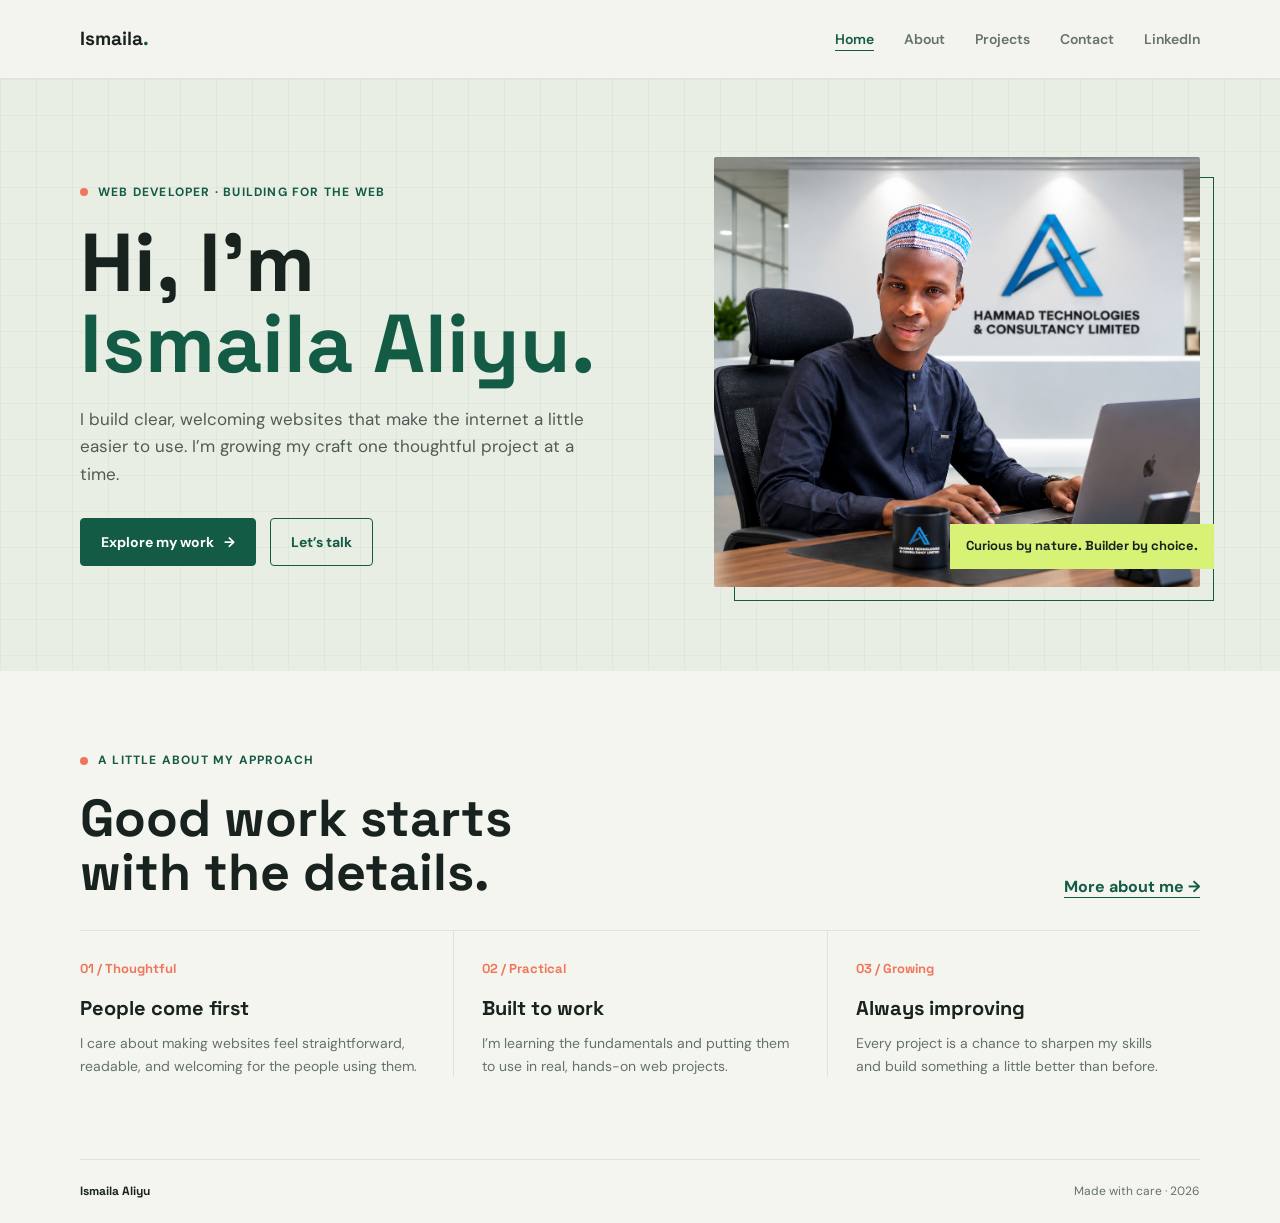
<file: index.html>
<!DOCTYPE html>
<html lang="en">
<head>
    <meta charset="UTF-8">
    <meta name="viewport" content="width=device-width, initial-scale=1.0">
    <meta name="description" content="Meet Ismaila Aliyu, a web developer building thoughtful and useful websites.">
    <title>Ismaila Aliyu | Web Developer</title>
    <link rel="preconnect" href="https://fonts.googleapis.com">
    <link rel="preconnect" href="https://fonts.gstatic.com" crossorigin>
    <link rel="stylesheet" href="indext.css">
</head>
<body>
    <header class="site-header">
        <nav class="nav-wrap" aria-label="Main navigation">
            <a class="wordmark" href="index.html">Ismaila<span>.</span></a>
            <ul class="nav-links">
                <li><a href="index.html" aria-current="page">Home</a></li>
                <li><a href="about.html">About</a></li>
                <li><a href="project.html">Projects</a></li>
                <li><a href="contact.html">Contact</a></li>
                <li><a href="https://www.linkedin.com/in/ismaila-aliyu-8aa35623a" target="_blank" rel="noreferrer">LinkedIn</a></li>
            </ul>
        </nav>
    </header>
    <main>
        <section class="home-hero">
            <div class="page-wrap hero-grid">
                <div class="hero-copy">
                    <p class="eyebrow">Web developer · Building for the web</p>
                    <h1>Hi, I’m<br><span>Ismaila Aliyu.</span></h1>
                    <p>I build clear, welcoming websites that make the internet a little easier to use. I’m growing my craft one thoughtful project at a time.</p>
                    <div class="button-row">
                        <a class="button" href="project.html">Explore my work <span aria-hidden="true">→</span></a>
                        <a class="button button-secondary" href="contact.html">Let’s talk</a>
                    </div>
                </div>
                <figure class="hero-photo">
                    <img src="ChatGPT%20Image%20Sep%2015,%202026,%2011_17_18%20PM.png" alt="Ismaila Aliyu at his desk">
                    <figcaption class="photo-caption">Curious by nature. Builder by choice.</figcaption>
                </figure>
            </div>
        </section>
        <section class="page-wrap home-intro" aria-labelledby="focus-heading">
            <div class="section-heading">
                <div>
                    <p class="eyebrow">A little about my approach</p>
                    <h2 id="focus-heading">Good work starts<br>with the details.</h2>
                </div>
                <a class="text-link" href="about.html">More about me →</a>
            </div>
            <div class="feature-grid">
                <article class="feature">
                    <span class="feature-index">01 / Thoughtful</span>
                    <h3>People come first</h3>
                    <p>I care about making websites feel straightforward, readable, and welcoming for the people using them.</p>
                </article>
                <article class="feature">
                    <span class="feature-index">02 / Practical</span>
                    <h3>Built to work</h3>
                    <p>I’m learning the fundamentals and putting them to use in real, hands-on web projects.</p>
                </article>
                <article class="feature">
                    <span class="feature-index">03 / Growing</span>
                    <h3>Always improving</h3>
                    <p>Every project is a chance to sharpen my skills and build something a little better than before.</p>
                </article>
            </div>
        </section>
    </main>
    <footer class="site-footer">
        <p class="footer-mark">Ismaila Aliyu</p>
        <p>Made with care · 2026</p>
    </footer>
</body>
</html>
</file>
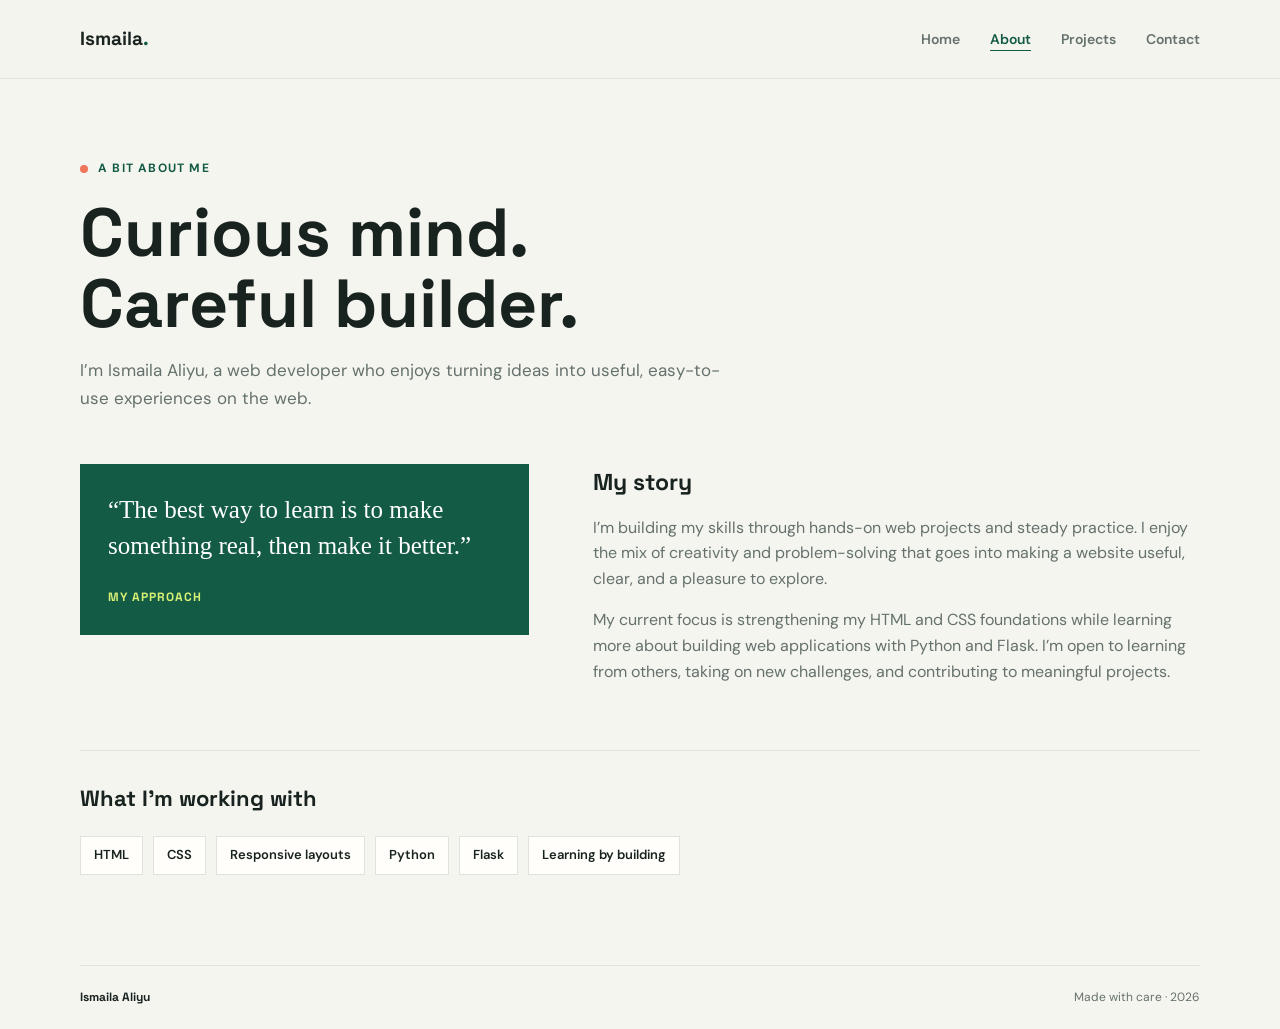
<file: about.html>
<!DOCTYPE html>
<html lang="en">
<head>
    <meta charset="UTF-8">
    <meta name="viewport" content="width=device-width, initial-scale=1.0">
    <meta name="description" content="Learn about Ismaila Aliyu, his approach to web development, and the tools he is learning.">
    <title>About | Ismaila Aliyu</title>
    <link rel="preconnect" href="https://fonts.googleapis.com">
    <link rel="preconnect" href="https://fonts.gstatic.com" crossorigin>
    <link rel="stylesheet" href="indext.css">
</head>
<body>
    <header class="site-header">
        <nav class="nav-wrap" aria-label="Main navigation">
            <a class="wordmark" href="index.html">Ismaila<span>.</span></a>
            <ul class="nav-links">
                <li><a href="index.html">Home</a></li>
                <li><a href="about.html" aria-current="page">About</a></li>
                <li><a href="project.html">Projects</a></li>
                <li><a href="contact.html">Contact</a></li>
            </ul>
        </nav>
    </header>
    <main class="page-main">
        <div class="page-wrap">
            <header class="page-heading">
                <p class="eyebrow">A bit about me</p>
                <h1>Curious mind.<br>Careful builder.</h1>
                <p>I’m Ismaila Aliyu, a web developer who enjoys turning ideas into useful, easy-to-use experiences on the web.</p>
            </header>
            <div class="about-layout">
                <aside class="about-note">
                    <p>“The best way to learn is to make something real, then make it better.”</p>
                    <span>My approach</span>
                </aside>
                <section class="about-copy" aria-labelledby="story-heading">
                    <h2 id="story-heading">My story</h2>
                    <p>I’m building my skills through hands-on web projects and steady practice. I enjoy the mix of creativity and problem-solving that goes into making a website useful, clear, and a pleasure to explore.</p>
                    <p>My current focus is strengthening my HTML and CSS foundations while learning more about building web applications with Python and Flask. I’m open to learning from others, taking on new challenges, and contributing to meaningful projects.</p>
                </section>
            </div>
            <section class="skills-block" aria-labelledby="skills-heading">
                <h2 id="skills-heading">What I’m working with</h2>
                <ul class="skill-list">
                    <li>HTML</li>
                    <li>CSS</li>
                    <li>Responsive layouts</li>
                    <li>Python</li>
                    <li>Flask</li>
                    <li>Learning by building</li>
                </ul>
            </section>
        </div>
    </main>
    <footer class="site-footer">
        <p class="footer-mark">Ismaila Aliyu</p>
        <p>Made with care · 2026</p>
    </footer>
</body>
</html>
</file>
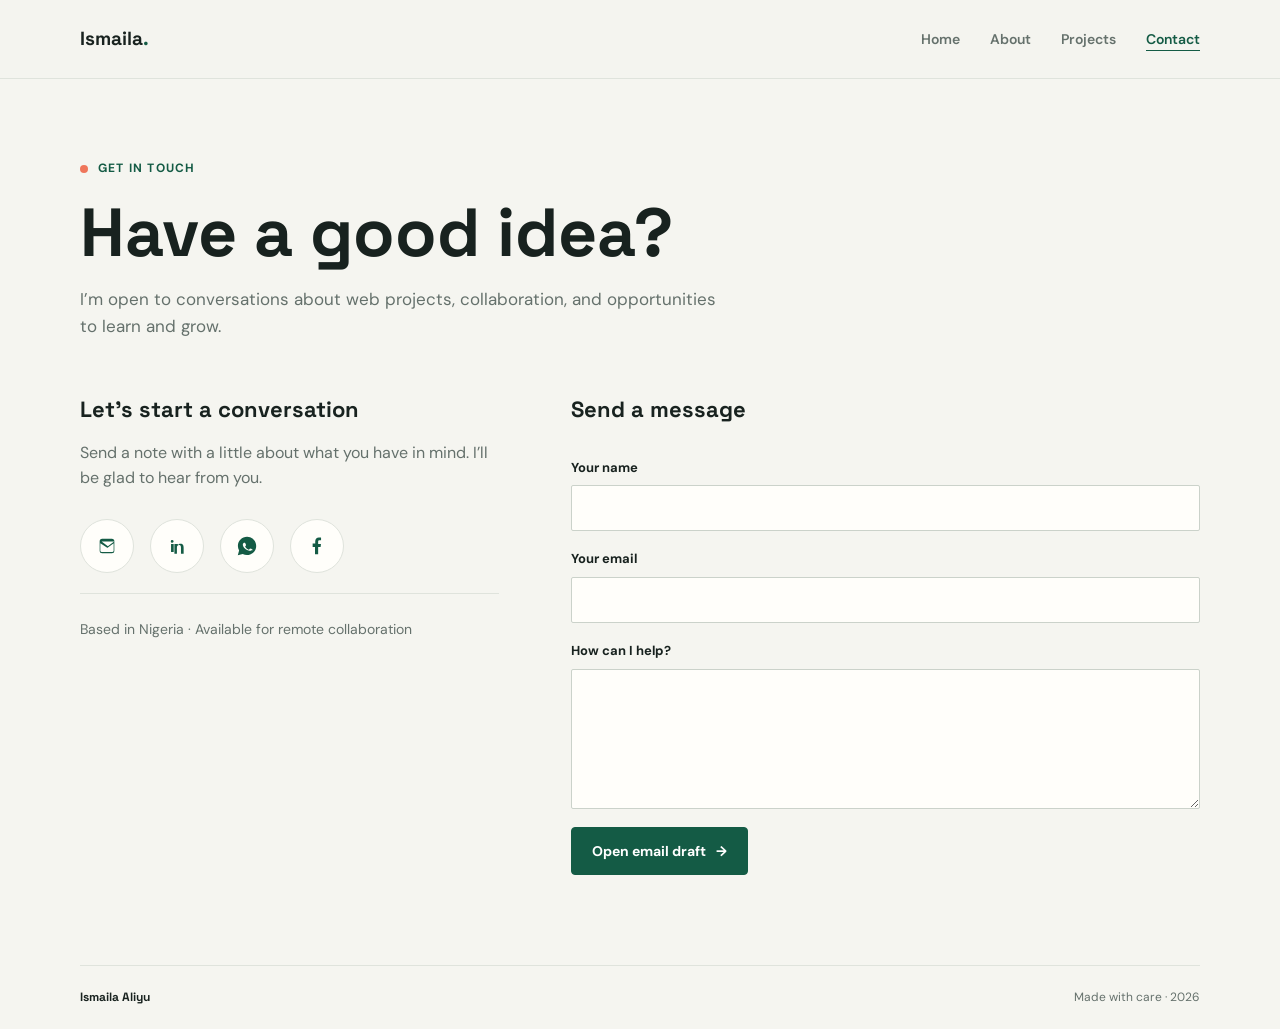
<file: contact.html>
<!DOCTYPE html>
<html lang="en">
<head>
    <meta charset="UTF-8">
    <meta name="viewport" content="width=device-width, initial-scale=1.0">
    <meta name="description" content="Get in touch with Ismaila Aliyu about web development, projects, and opportunities.">
    <title>Contact | Ismaila Aliyu</title>
    <link rel="preconnect" href="https://fonts.googleapis.com">
    <link rel="preconnect" href="https://fonts.gstatic.com" crossorigin>
    <link rel="stylesheet" href="indext.css">
</head>
<body>
    <header class="site-header">
        <nav class="nav-wrap" aria-label="Main navigation">
            <a class="wordmark" href="index.html">Ismaila<span>.</span></a>
            <ul class="nav-links">
                <li><a href="index.html">Home</a></li>
                <li><a href="about.html">About</a></li>
                <li><a href="project.html">Projects</a></li>
                <li><a href="contact.html" aria-current="page">Contact</a></li>
            </ul>
        </nav>
    </header>
    <main class="page-main">
        <div class="page-wrap">
            <header class="page-heading">
                <p class="eyebrow">Get in touch</p>
                <h1>Have a good idea?</h1>
                <p>I’m open to conversations about web projects, collaboration, and opportunities to learn and grow.</p>
            </header>
            <div class="contact-layout">
                <section class="contact-details" aria-labelledby="contact-heading">
                    <h2 id="contact-heading">Let’s start a conversation</h2>
                    <p>Send a note with a little about what you have in mind. I’ll be glad to hear from you.</p>
                    <div class="contact-icons" aria-label="Contact links">
                        <a class="contact-link" href="mailto:ismailaaleeyu@gmail.com" aria-label="Email Ismaila Aliyu" target="_blank" rel="noreferrer">
                            <svg viewBox="0 0 24 24" aria-hidden="true"><path d="M4 6.75A2.75 2.75 0 0 1 6.75 4h10.5A2.75 2.75 0 0 1 20 6.75v10.5A2.75 2.75 0 0 1 17.25 20H6.75A2.75 2.75 0 0 1 4 17.25V6.75Zm2.12.37 6.84 5.18 6.84-5.18H6.12Zm13.13 1.8-6.26 4.74a1 1 0 0 1-1.18 0L4.75 9.05v8.2c0 .69.56 1.25 1.25 1.25h11.99c.69 0 1.25-.56 1.25-1.25v-8.2Z"/></svg>
                        </a>
                        <a class="contact-link" href="https://www.linkedin.com/in/ismaila-aliyu-8aa35623a" aria-label="Visit Ismaila Aliyu on LinkedIn" target="_blank" rel="noreferrer">
                            <svg viewBox="0 0 24 24" aria-hidden="true"><path d="M6.94 8.5A1.56 1.56 0 1 1 6.93 5.4a1.56 1.56 0 0 1 .01 3.1ZM5.5 9.75h2.9v8.75H5.5V9.75Zm4.68 0h2.77v1.2h.04c.39-.73 1.34-1.5 2.76-1.5 2.95 0 3.49 1.94 3.49 4.46v6.59h-2.9v-6.17c0-1.47-.03-3.36-2.05-3.36-2.06 0-2.38 1.6-2.38 3.25v6.28h-2.73V9.75Z"/></svg>
                        </a>
                        <a class="contact-link" href="https://wa.me/2348132335546" aria-label="Chat with Ismaila Aliyu on WhatsApp" target="_blank" rel="noreferrer">
                            <svg viewBox="0 0 24 24" aria-hidden="true"><path d="M12.04 2.02c-5.52 0-9.98 4.47-9.98 9.98 0 1.76.46 3.48 1.33 5l-1.42 5.18 5.34-1.4a9.95 9.95 0 0 0 4.73 1.15c5.52 0 9.98-4.47 9.98-9.98S17.56 2.02 12.04 2.02Zm5.38 13.94c-.22.6-1.29 1.1-1.77 1.17-.46.05-.98.02-2.95-.63-2.49-.82-4.1-3-4.23-3.14-.13-.14-1.04-1.38-1.04-2.62 0-1.24.66-1.85.89-2.1.23-.25.5-.3.67-.3h.48c.16 0 .38.01.58.46.22.51.77 1.76.84 1.9.07.13.12.3.02.48-.1.18-.15.29-.31.46-.15.17-.31.38-.44.51-.15.14-.3.29-.13.56.17.27.76 1.25 1.63 2 .98.87 1.8 1.14 2.07 1.26.27.12.43.1.58-.06.15-.17.63-.73.8-.99.17-.26.34-.22.58-.13.24.09 1.52.71 1.78.84.26.13.43.2.5.31.07.1.07.58-.15 1.18Z"/></svg>
                        </a>
                        <a class="contact-link" href="https://www.facebook.com/profile.php?id=100072812270750" aria-label="Visit Ismaila Aliyu on Facebook" target="_blank" rel="noreferrer">
                            <svg viewBox="0 0 24 24" aria-hidden="true"><path d="M13.25 21v-8h2.67l.4-3.1h-3.07V7.23c0-.9.25-1.51 1.54-1.51h1.64V2.97c-.28-.04-1.25-.12-2.38-.12-2.36 0-3.98 1.44-3.98 4.08v2.28H7.25V13h2.58v8h3.42Z"/></svg>
                        </a>
                    </div>
                    <p class="contact-aside">Based in Nigeria · Available for remote collaboration</p>
                </section>
                <form class="contact-form" action="mailto:ismailaaleeyu@gmail.com" method="post" enctype="text/plain">
                    <h2>Send a message</h2>
                    <label for="name">Your name
                        <input id="name" name="name" type="text" autocomplete="name" required>
                    </label>
                    <label for="email">Your email
                        <input id="email" name="email" type="email" autocomplete="email" required>
                    </label>
                    <label for="message">How can I help?
                        <textarea id="message" name="message" required></textarea>
                    </label>
                    <button class="button" type="submit">Open email draft <span aria-hidden="true">→</span></button>
                </form>
            </div>
        </div>
    </main>
    <footer class="site-footer">
        <p class="footer-mark">Ismaila Aliyu</p>
        <p>Made with care · 2026</p>
    </footer>
</body>
</html>
</file>
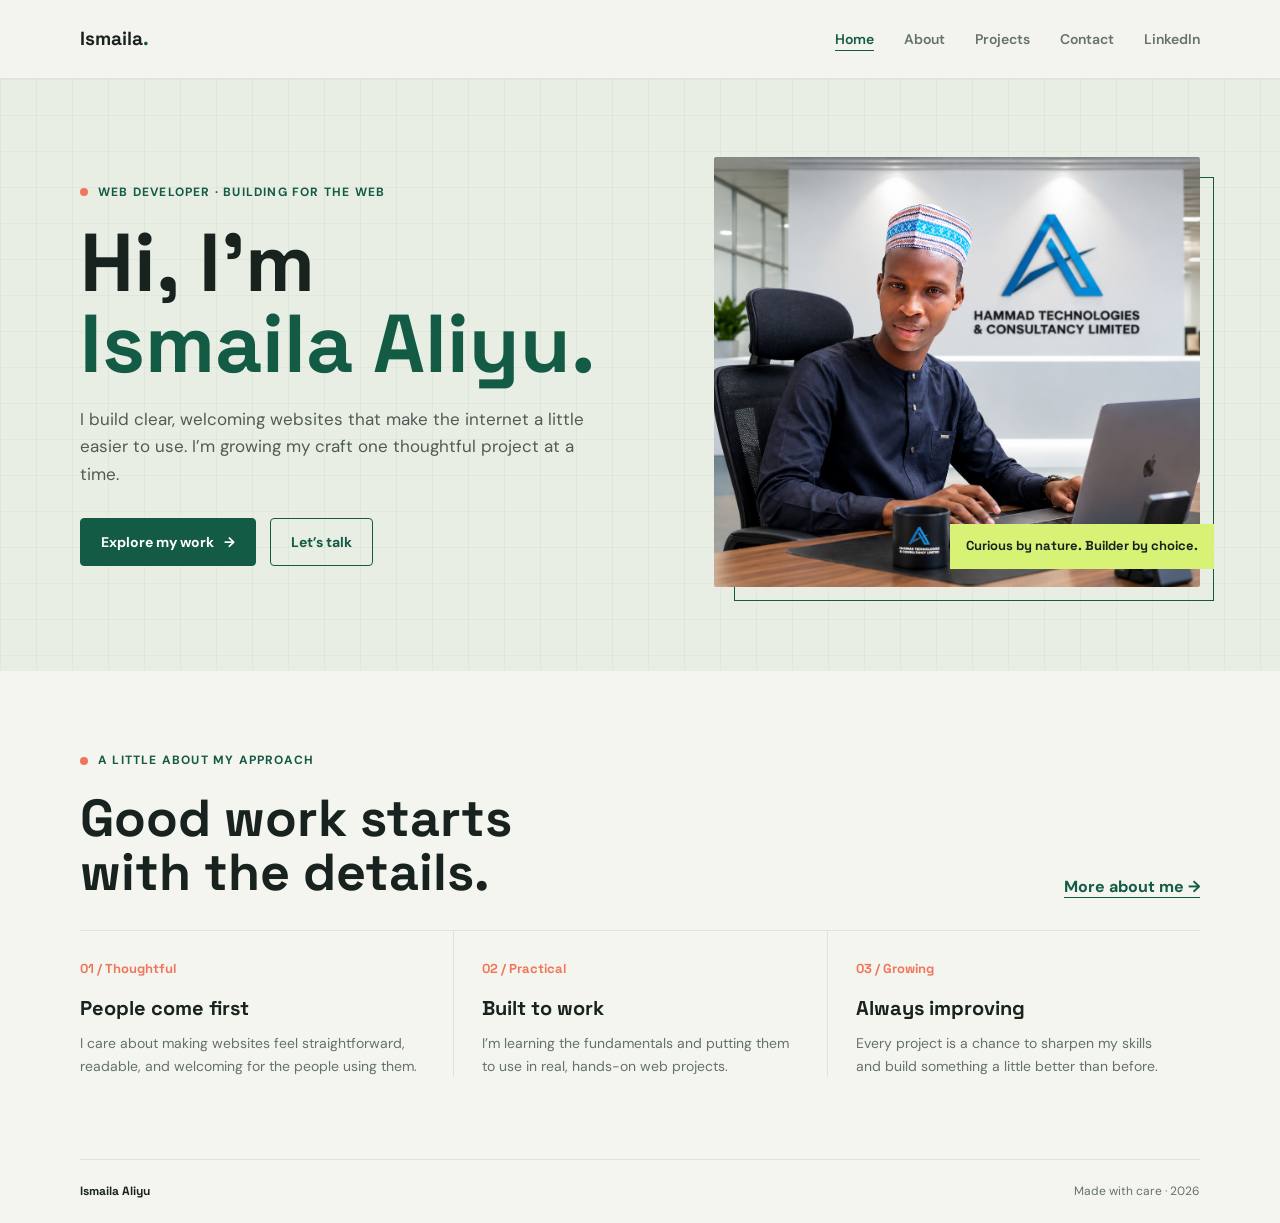
<file: home.html>
<!DOCTYPE html>
<html lang="en">
<head>
    <meta charset="UTF-8">
    <meta http-equiv="refresh" content="0; url=index.html">
    <meta name="viewport" content="width=device-width, initial-scale=1.0">
    <title>Ismaila Aliyu | Web Developer</title>
    <link rel="canonical" href="index.html">
</head>
<body>
    <p>Redirecting to <a href="index.html">Ismaila Aliyu’s portfolio</a>…</p>
</body>
</html>
</file>
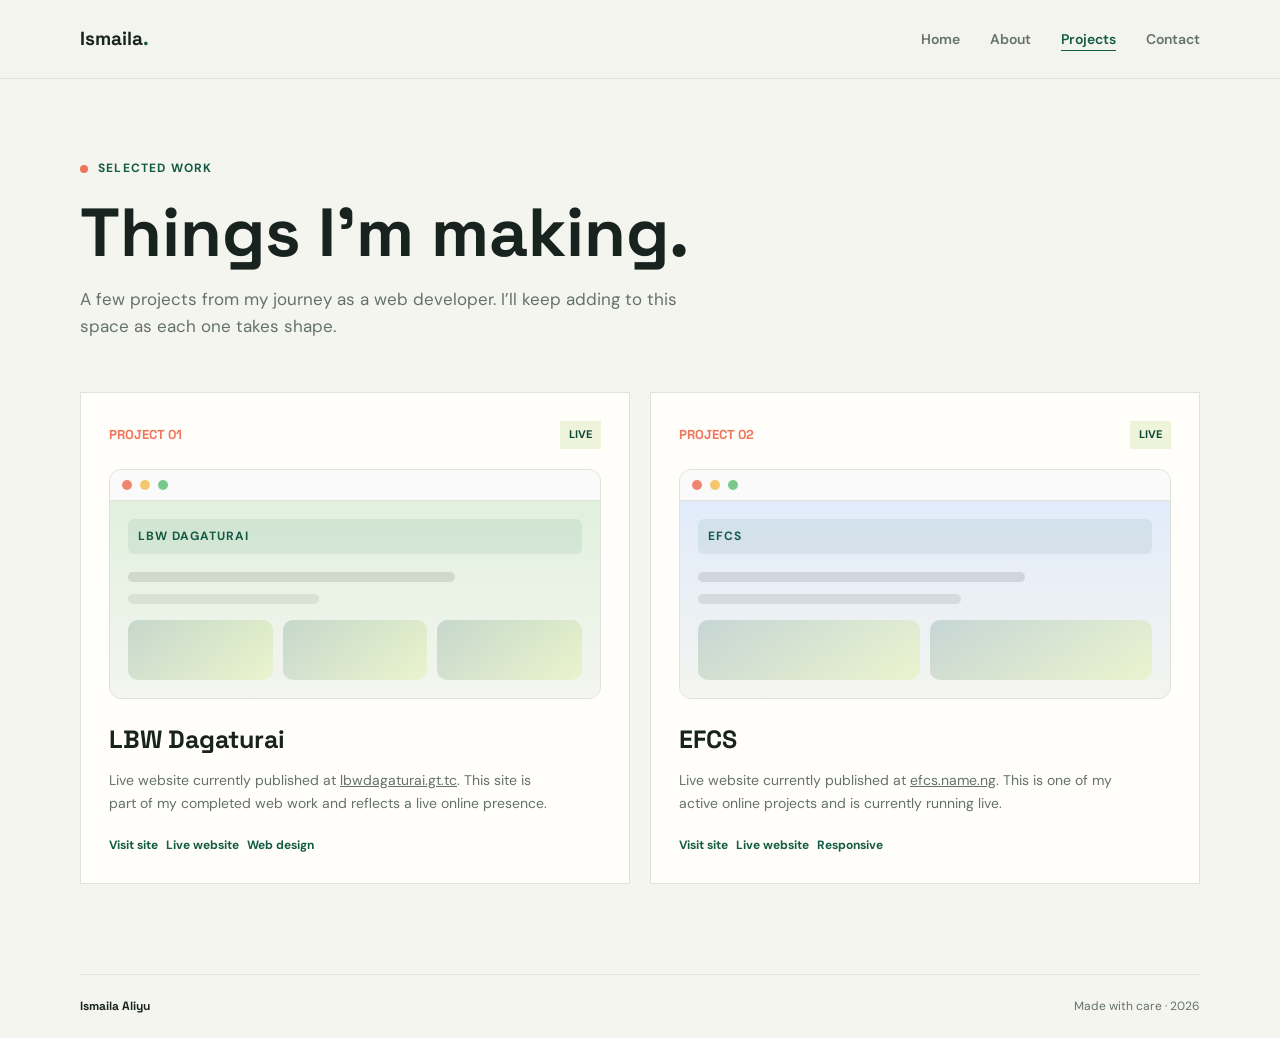
<file: project.html>
<!DOCTYPE html>
<html lang="en">
<head>
    <meta charset="UTF-8">
    <meta name="viewport" content="width=device-width, initial-scale=1.0">
    <meta name="description" content="Explore web projects by Ismaila Aliyu, including a portfolio and a birthday web app in progress.">
    <title>Projects | Ismaila Aliyu</title>
    <link rel="preconnect" href="https://fonts.googleapis.com">
    <link rel="preconnect" href="https://fonts.gstatic.com" crossorigin>
    <link rel="stylesheet" href="indext.css">
</head>
<body>
    <header class="site-header">
        <nav class="nav-wrap" aria-label="Main navigation">
            <a class="wordmark" href="index.html">Ismaila<span>.</span></a>
            <ul class="nav-links">
                <li><a href="index.html">Home</a></li>
                <li><a href="about.html">About</a></li>
                <li><a href="project.html" aria-current="page">Projects</a></li>
                <li><a href="contact.html">Contact</a></li>
            </ul>
        </nav>
    </header>
    <main class="page-main">
        <div class="page-wrap">
            <header class="page-heading">
                <p class="eyebrow">Selected work</p>
                <h1>Things I’m making.</h1>
                <p>A few projects from my journey as a web developer. I’ll keep adding to this space as each one takes shape.</p>
            </header>
            <section class="project-list" aria-label="Project list">
                <article class="project-card">
                    <div class="project-meta">
                        <span class="project-number">PROJECT 01</span>
                        <span class="project-status">Live</span>
                    </div>
                    <div class="project-preview project-preview-one" aria-label="LBW Dagaturai preview">
                        <div class="browser-bar">
                            <span class="dot red"></span>
                            <span class="dot yellow"></span>
                            <span class="dot green"></span>
                        </div>
                        <div class="browser-body">
                            <div class="preview-header">LBW Dagaturai</div>
                            <div class="preview-row long"></div>
                            <div class="preview-row short"></div>
                            <div class="preview-grid">
                                <span></span>
                                <span></span>
                                <span></span>
                            </div>
                        </div>
                    </div>
                    <h2>LBW Dagaturai</h2>
                    <p>Live website currently published at <a href="https://lbwdagaturai.gt.tc" target="_blank" rel="noreferrer">lbwdagaturai.gt.tc</a>. This site is part of my completed web work and reflects a live online presence.</p>
                    <div class="project-tags">
                        <span><a href="https://lbwdagaturai.gt.tc" target="_blank" rel="noreferrer">Visit site</a></span>
                        <span>Live website</span>
                        <span>Web design</span>
                    </div>
                </article>
                <article class="project-card">
                    <div class="project-meta">
                        <span class="project-number">PROJECT 02</span>
                        <span class="project-status">Live</span>
                    </div>
                    <div class="project-preview project-preview-two" aria-label="EFCS preview">
                        <div class="browser-bar">
                            <span class="dot red"></span>
                            <span class="dot yellow"></span>
                            <span class="dot green"></span>
                        </div>
                        <div class="browser-body">
                            <div class="preview-header">EFCS</div>
                            <div class="preview-row long"></div>
                            <div class="preview-row medium"></div>
                            <div class="preview-card-row">
                                <span></span>
                                <span></span>
                            </div>
                        </div>
                    </div>
                    <h2>EFCS</h2>
                    <p>Live website currently published at <a href="https://efcs.name.ng" target="_blank" rel="noreferrer">efcs.name.ng</a>. This is one of my active online projects and is currently running live.</p>
                    <div class="project-tags">
                        <span><a href="https://efcs.name.ng" target="_blank" rel="noreferrer">Visit site</a></span>
                        <span>Live website</span>
                        <span>Responsive</span>
                    </div>
                </article>
            </section>
        </div>
    </main>
    <footer class="site-footer">
        <p class="footer-mark">Ismaila Aliyu</p>
        <p>Made with care · 2026</p>
    </footer>
</body>
</html>
</file>
<file: indext.css>
@import url('https://fonts.googleapis.com/css2?family=DM+Sans:wght@400;500;600;700&family=Space+Grotesk:wght@400;500;600;700&display=swap');

:root {
    color-scheme: light;
    --ink: #18221f;
    --muted: #65716c;
    --paper: #f5f5f0;
    --white: #fffefa;
    --line: #dfe3dc;
    --green: #145b45;
    --green-dark: #0d4535;
    --lime: #d8f276;
    --coral: #ef765b;
    --serif: Georgia, 'Times New Roman', serif;
    --sans: 'DM Sans', sans-serif;
    --display: 'Space Grotesk', sans-serif;
}

* { box-sizing: border-box; }
html { scroll-behavior: smooth; }
body { min-width: 320px; margin: 0; background: var(--paper); color: var(--ink); font-family: var(--sans); line-height: 1.6; }
a { color: inherit; }
a:focus-visible, button:focus-visible, input:focus-visible, textarea:focus-visible { outline: 3px solid var(--coral); outline-offset: 4px; }

.site-header { position: relative; z-index: 2; border-bottom: 1px solid var(--line); background: rgba(245, 245, 240, .94); }
.nav-wrap, .page-wrap, .site-footer { width: min(1120px, calc(100% - 48px)); margin-inline: auto; }
.nav-wrap { min-height: 78px; display: flex; align-items: center; justify-content: space-between; gap: 24px; }
.wordmark { font-family: var(--display); font-size: 19px; font-weight: 700; text-decoration: none; letter-spacing: 0; }
.wordmark span { color: var(--green); }
.nav-links { display: flex; align-items: center; gap: 30px; margin: 0; padding: 0; list-style: none; }
.nav-links a { color: var(--muted); font-size: 14px; font-weight: 600; text-decoration: none; transition: color .18s ease; }
.nav-links a:hover, .nav-links a[aria-current="page"] { color: var(--green); }
.nav-links a[aria-current="page"] { text-decoration: underline; text-underline-offset: 6px; }

.home-hero { position: relative; overflow: hidden; padding: 78px 0 84px; background-color: #e9eee5; background-image: linear-gradient(rgba(20, 91, 69, .045) 1px, transparent 1px), linear-gradient(90deg, rgba(20, 91, 69, .045) 1px, transparent 1px); background-size: 36px 36px; }
.hero-grid { display: grid; grid-template-columns: 1.08fr .92fr; align-items: center; gap: 64px; }
.eyebrow { display: inline-flex; align-items: center; gap: 10px; margin: 0 0 20px; color: var(--green); font-size: 12px; font-weight: 700; letter-spacing: 1.2px; text-transform: uppercase; }
.eyebrow::before { width: 8px; height: 8px; border-radius: 50%; background: var(--coral); content: ''; }
h1, h2, h3, p { margin-top: 0; }
.hero-copy h1 { max-width: 620px; margin-bottom: 22px; font-family: var(--display); font-size: clamp(48px, 7vw, 82px); line-height: .99; letter-spacing: 0; }
.hero-copy h1 span { color: var(--green); }
.hero-copy > p:not(.eyebrow) { max-width: 520px; margin-bottom: 30px; color: #4f5c56; font-size: 17px; }
.button-row { display: flex; flex-wrap: wrap; align-items: center; gap: 14px; }
.button { min-height: 48px; display: inline-flex; align-items: center; justify-content: center; gap: 10px; padding: 0 20px; border: 1px solid var(--green); border-radius: 4px; background: var(--green); color: white; font-family: var(--sans); font-size: 14px; font-weight: 700; text-decoration: none; transition: background .18s ease, transform .18s ease; }
.button:hover { transform: translateY(-2px); background: var(--green-dark); }
.button-secondary { background: transparent; color: var(--green); }
.button-secondary:hover { background: rgba(20, 91, 69, .08); color: var(--green-dark); }
.hero-photo { position: relative; min-height: 430px; margin: 0; }
.hero-photo::before { position: absolute; inset: 20px -14px -14px 20px; border: 1px solid var(--green); content: ''; }
.hero-photo img { position: relative; width: 100%; height: 430px; display: block; border-radius: 2px; object-fit: cover; object-position: 36% center; }
.photo-caption { position: absolute; right: -14px; bottom: 18px; padding: 12px 16px; background: var(--lime); color: var(--ink); font-family: var(--display); font-size: 13px; font-weight: 700; }

.home-intro { padding: 76px 0 82px; }
.section-heading { display: flex; align-items: end; justify-content: space-between; gap: 24px; margin-bottom: 30px; }
.section-heading h2, .page-heading h1 { margin-bottom: 0; font-family: var(--display); font-size: clamp(34px, 5vw, 52px); line-height: 1.05; letter-spacing: 0; }
.text-link { color: var(--green); font-weight: 700; text-decoration-thickness: 1px; text-underline-offset: 5px; }
.feature-grid { display: grid; grid-template-columns: repeat(3, 1fr); border-top: 1px solid var(--line); }
.feature { padding: 24px 28px 0 0; }
.feature + .feature { padding-left: 28px; border-left: 1px solid var(--line); }
.feature-index { color: var(--coral); font-family: var(--display); font-size: 13px; font-weight: 700; }
.feature h3 { margin: 12px 0 8px; font-family: var(--display); font-size: 20px; }
.feature p { margin-bottom: 0; color: var(--muted); font-size: 14px; }

.page-main { min-height: calc(100vh - 150px); padding: 76px 0 90px; }
.page-heading { max-width: 720px; margin-bottom: 52px; }
.page-heading .eyebrow { margin-bottom: 18px; }
.page-heading h1 { margin-bottom: 18px; font-size: clamp(42px, 6vw, 68px); }
.page-heading > p:last-child { max-width: 650px; margin-bottom: 0; color: var(--muted); font-size: 17px; }
.about-layout { display: grid; grid-template-columns: .85fr 1.15fr; gap: 64px; align-items: start; }
.about-note { padding: 28px; background: var(--green); color: white; }
.about-note p { margin-bottom: 0; font-family: var(--serif); font-size: 25px; line-height: 1.45; }
.about-note span { display: block; margin-top: 24px; color: var(--lime); font-family: var(--display); font-size: 12px; font-weight: 700; letter-spacing: 1px; text-transform: uppercase; }
.about-copy h2 { margin-bottom: 14px; font-family: var(--display); font-size: 23px; }
.about-copy p { color: var(--muted); }
.about-copy p:last-child { margin-bottom: 0; }
.skills-block { margin-top: 66px; padding-top: 30px; border-top: 1px solid var(--line); }
.skills-block h2 { margin-bottom: 20px; font-family: var(--display); font-size: 22px; }
.skill-list { display: flex; flex-wrap: wrap; gap: 10px; margin: 0; padding: 0; list-style: none; }
.skill-list li { padding: 8px 13px; border: 1px solid var(--line); background: var(--white); font-size: 13px; font-weight: 600; }

.project-list { display: grid; grid-template-columns: repeat(2, minmax(0, 1fr)); gap: 20px; }
.project-card { min-height: 250px; display: flex; flex-direction: column; padding: 28px; border: 1px solid var(--line); background: var(--white); }
.project-meta { display: flex; align-items: center; justify-content: space-between; gap: 12px; margin-bottom: 20px; }
.project-number { color: var(--coral); font-family: var(--display); font-size: 13px; font-weight: 700; }
.project-status { padding: 5px 9px; background: #edf4d9; color: var(--green-dark); font-size: 11px; font-weight: 700; text-transform: uppercase; }
.project-preview {
    position: relative; overflow: hidden; margin-bottom: 20px; border: 1px solid var(--line); border-radius: 12px; background: #eef3ef;
}
.browser-bar { display: flex; align-items: center; gap: 8px; padding: 10px 12px; border-bottom: 1px solid var(--line); background: rgba(255,255,255,.64); }
.dot { width: 10px; height: 10px; border-radius: 50%; display: inline-block; }
.dot.red { background: #f0866f; }
.dot.yellow { background: #f5c76c; }
.dot.green { background: #79c98a; }
.browser-body { padding: 18px; }
.preview-header {
    margin-bottom: 18px; padding: 8px 10px; border-radius: 6px; background: rgba(20, 91, 69, .08);
    font-size: 12px; font-weight: 700; letter-spacing: .08em; text-transform: uppercase; color: var(--green);
}
.preview-row, .preview-card-row span, .preview-grid span { display: block; }
.preview-row.long { height: 10px; width: 72%; margin-bottom: 12px; border-radius: 999px; background: rgba(24, 34, 31, .12); }
.preview-row.short { height: 10px; width: 42%; margin-bottom: 16px; border-radius: 999px; background: rgba(24, 34, 31, .08); }
.preview-row.medium { height: 10px; width: 58%; margin-bottom: 16px; border-radius: 999px; background: rgba(24, 34, 31, .1); }
.preview-grid { display: grid; grid-template-columns: repeat(3, minmax(0, 1fr)); gap: 10px; }
.preview-grid span, .preview-card-row span { height: 60px; border-radius: 10px; background: linear-gradient(135deg, rgba(20,91,69,.18), rgba(216,242,118,.28)); }
.preview-card-row { display: grid; grid-template-columns: 1fr 1fr; gap: 10px; }
.project-preview-one .browser-body { background: linear-gradient(180deg, rgba(219,240,214,.7), rgba(245,245,240,.8)); }
.project-preview-two .browser-body { background: linear-gradient(180deg, rgba(220,232,255,.7), rgba(245,245,240,.8)); }
.project-card h2 { margin-bottom: 10px; font-family: var(--display); font-size: 25px; }
.project-card p { max-width: 440px; margin-bottom: 22px; color: var(--muted); font-size: 14px; }
.project-tags { display: flex; flex-wrap: wrap; gap: 8px; margin-top: auto; }
.project-tags span { color: var(--green); font-size: 12px; font-weight: 700; }
.project-tags a { color: var(--green); text-decoration: none; }
.project-tags a:hover { text-decoration: underline; }

.contact-layout { display: grid; grid-template-columns: .8fr 1.2fr; gap: 72px; align-items: start; }
.contact-details h2, .contact-form h2 { margin-bottom: 12px; font-family: var(--display); font-size: 22px; }
.contact-details > p { color: var(--muted); }
.contact-icons { display: flex; flex-wrap: wrap; gap: 16px; margin: 28px 0 20px; }
.contact-link {
    width: 54px; height: 54px; display: inline-flex; align-items: center; justify-content: center;
    border: 1px solid var(--line); background: var(--white); color: var(--green);
    border-radius: 50%; transition: transform .18s ease, border-color .18s ease, background .18s ease;
}
.contact-link svg { width: 22px; height: 22px; fill: currentColor; }
.contact-link:hover { transform: translateY(-2px); border-color: var(--green); background: rgba(20, 91, 69, .04); }
.contact-aside { padding-top: 24px; border-top: 1px solid var(--line); color: var(--muted); font-size: 14px; }
.contact-form { display: grid; gap: 18px; }
.contact-form label { display: grid; gap: 7px; font-size: 13px; font-weight: 700; }
.contact-form input, .contact-form textarea { width: 100%; padding: 12px 13px; border: 1px solid #cbd2ca; border-radius: 2px; background: var(--white); color: var(--ink); font: 400 15px var(--sans); }
.contact-form textarea { min-height: 140px; resize: vertical; }
.contact-form .button { justify-self: start; cursor: pointer; }

.site-footer { display: flex; align-items: center; justify-content: space-between; gap: 20px; padding: 22px 0; border-top: 1px solid var(--line); color: var(--muted); font-size: 12px; }
.site-footer p { margin: 0; }
.footer-mark { color: var(--ink); font-family: var(--display); font-weight: 700; }

@media (max-width: 760px) {
    .nav-wrap, .page-wrap, .site-footer { width: min(100% - 36px, 560px); }
    .nav-wrap { min-height: 70px; align-items: flex-start; flex-direction: column; justify-content: center; gap: 8px; padding: 12px 0; }
    .nav-links { width: 100%; gap: clamp(16px, 5vw, 28px); }
    .nav-links a { font-size: 13px; }
    .home-hero { padding: 55px 0 62px; }
    .hero-grid { grid-template-columns: 1fr; gap: 38px; }
    .hero-copy h1 { font-size: clamp(48px, 12vw, 72px); }
    .hero-photo { min-height: 300px; margin-right: 14px; }
    .hero-photo img { height: 340px; object-position: 35% center; }
    .home-intro, .page-main { padding-top: 56px; padding-bottom: 64px; }
    .feature-grid { grid-template-columns: 1fr; }
    .feature, .feature + .feature { padding: 20px 0; border-left: 0; border-bottom: 1px solid var(--line); }
    .section-heading { align-items: flex-start; flex-direction: column; }
    .about-layout, .contact-layout { grid-template-columns: 1fr; gap: 36px; }
    .project-list { grid-template-columns: 1fr; }
    .page-heading { margin-bottom: 36px; }
    .skills-block { margin-top: 44px; }
}

@media (max-width: 380px) {
    .nav-wrap, .page-wrap, .site-footer { width: calc(100% - 28px); }
    .nav-links { gap: 13px; }
    .nav-links a { font-size: 12px; }
    .hero-copy h1 { font-size: 46px; }
    .site-footer { align-items: flex-start; flex-direction: column; gap: 5px; }
}

@media (prefers-reduced-motion: reduce) {
    html { scroll-behavior: auto; }
    *, *::before, *::after { transition-duration: .01ms !important; }
}
</file>
